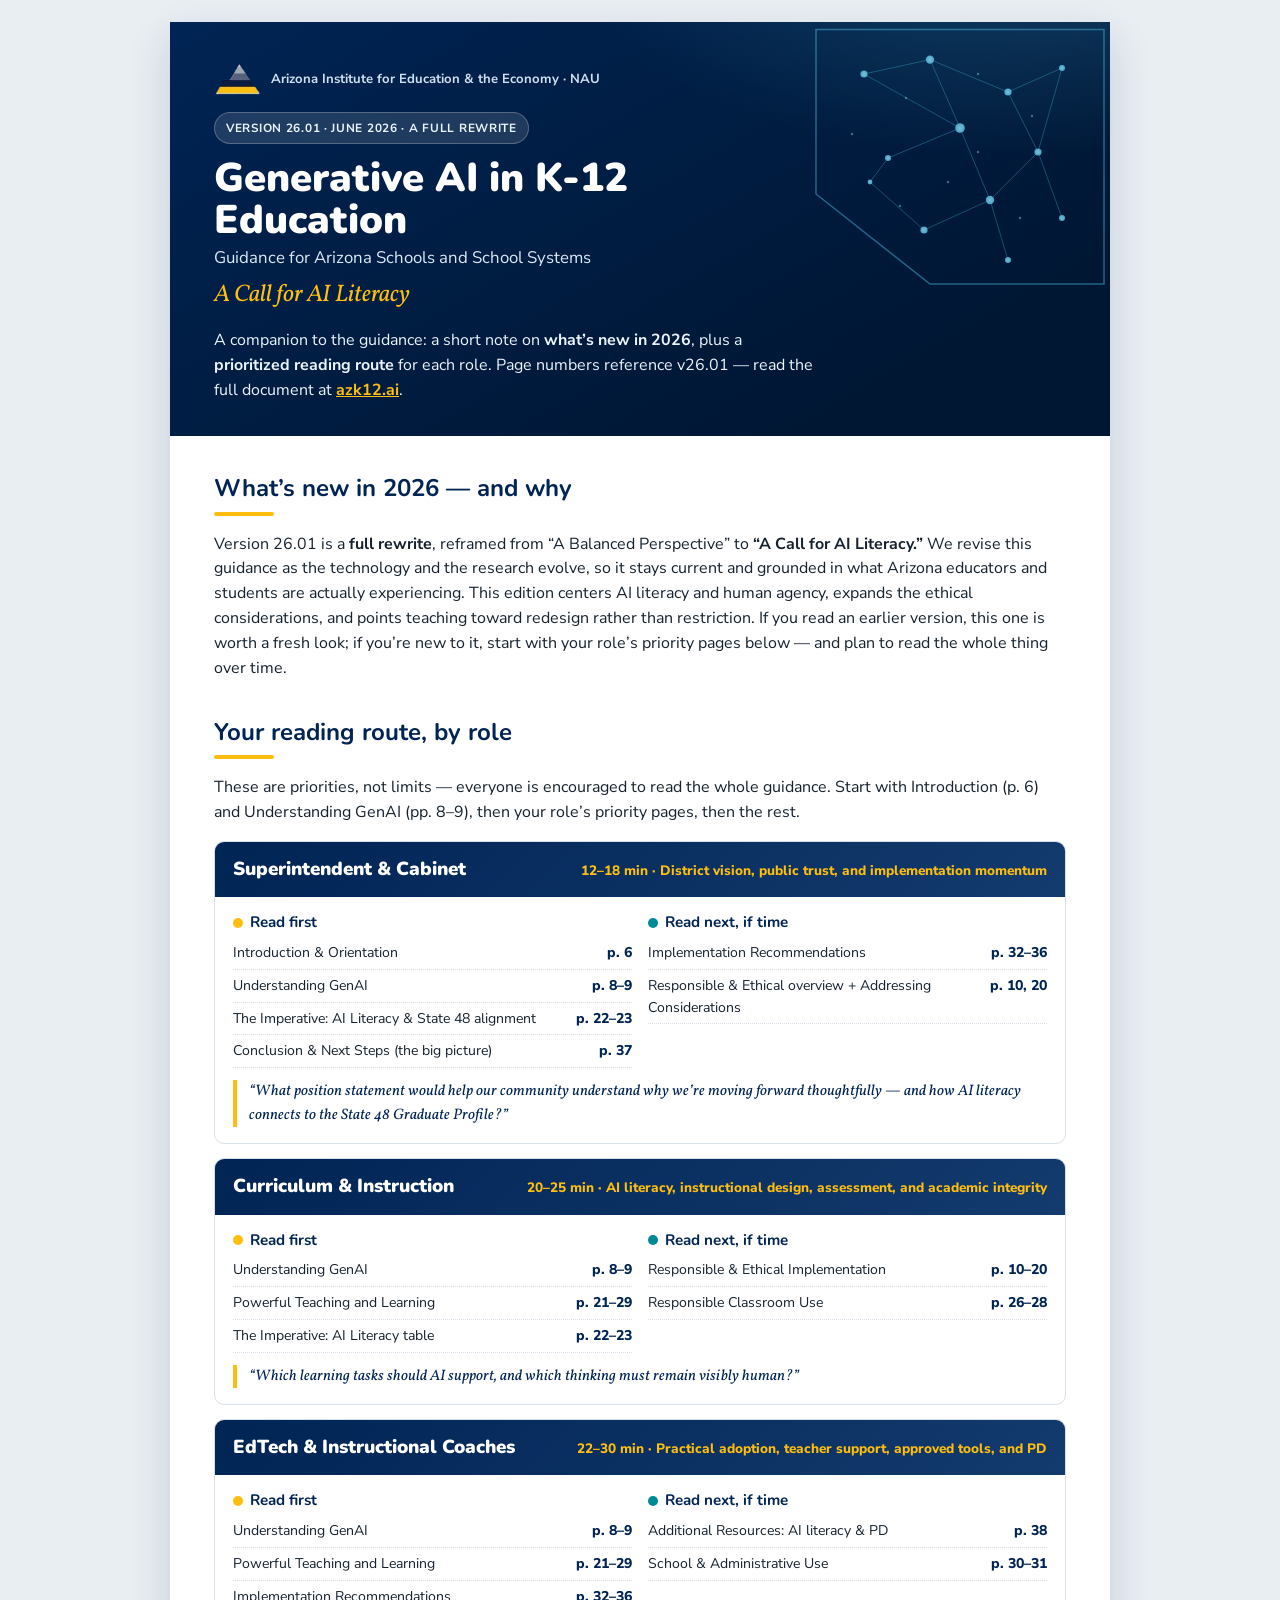
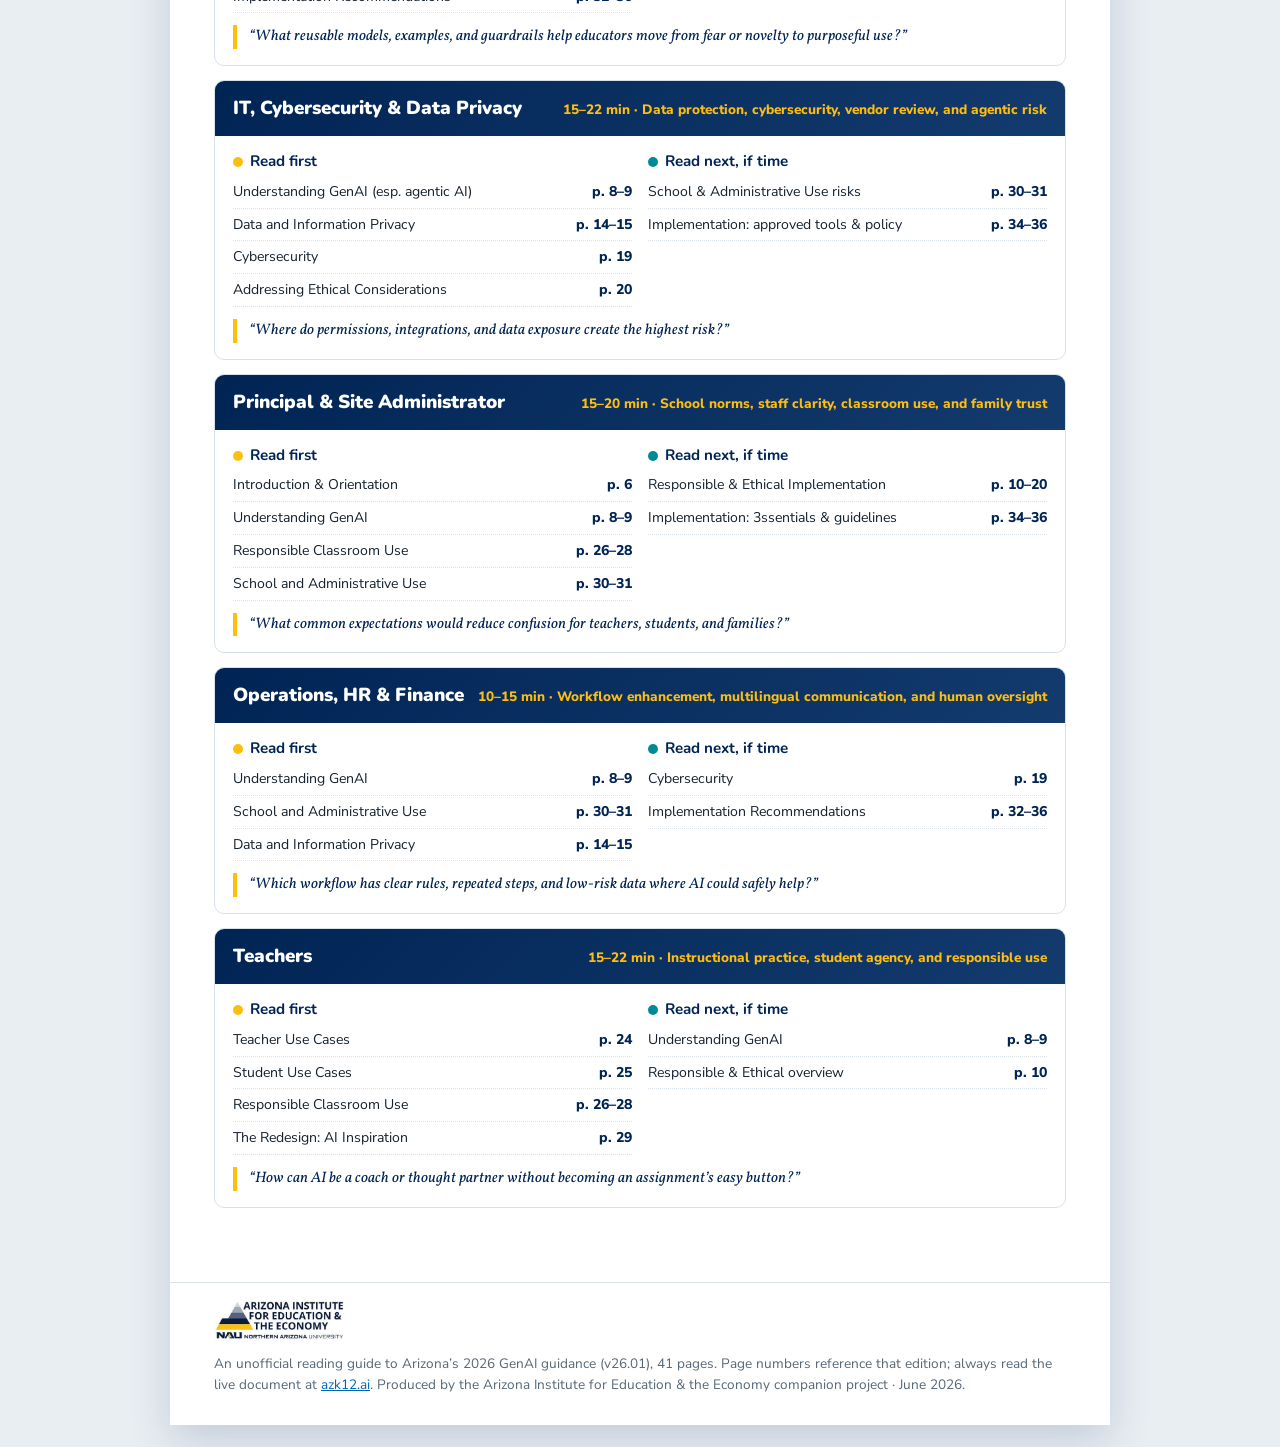
<file: doc.html>
<!doctype html>
<html lang="en">
<head>
  <meta charset="utf-8">
  <meta name="viewport" content="width=device-width, initial-scale=1">
  <link rel="icon" type="image/png" sizes="32x32" href="assets/favicon-32.png?v=2">
  <link rel="icon" type="image/png" sizes="180x180" href="assets/favicon.png?v=2">
  <link rel="apple-touch-icon" href="assets/favicon.png?v=2">
  <title>AZ GenAI Guidance 2026 — Reading Routes (one-pager)</title>
  <meta name="description" content="A printable companion to Arizona's 2026 GenAI K-12 guidance: what's new, plus prioritized role reading routes with page numbers.">
  <link rel="preconnect" href="https://fonts.googleapis.com">
  <link rel="preconnect" href="https://fonts.gstatic.com" crossorigin>
  <link href="https://fonts.googleapis.com/css2?family=Nunito:ital,wght@0,400;0,700;0,800;0,900;1,700&family=Nunito+Sans:ital,wght@0,400;0,600;0,700;1,400&family=Vollkorn:ital,wght@0,500;0,600;1,400;1,500;1,600&display=swap" rel="stylesheet">
  <link rel="stylesheet" href="styles.css">
  <style>
    /* Document-specific layout (shares tokens from styles.css). */
    body { background: #e9eef3; }
    .doc { max-width: 940px; margin: 22px auto; background: #fff; box-shadow: var(--shadow); }
    .doc-cover { position: relative; overflow: hidden; color: #fff; padding: 40px 44px 34px;
      background: radial-gradient(760px 360px at 90% -20%, rgba(84,199,236,.22), transparent 60%), linear-gradient(150deg, var(--navy), var(--navy-deep) 80%); }
    .doc-cover img { position: absolute; top: -20px; right: -30px; width: 360px; opacity: .8; }
    .doc-cover .kicker { display:inline-block; background: rgba(255,255,255,.12); border:1px solid rgba(255,255,255,.24); color:#eaf4fb; font-weight:700; font-size:.74rem; letter-spacing:.06em; text-transform:uppercase; padding:6px 11px; border-radius:999px; }
    .doc-brand { position: relative; display: flex; align-items: center; gap: 10px; margin-bottom: 16px; }
    .doc-brand img { position: static; top: auto; right: auto; width: auto; height: 34px; opacity: 1; }
    .doc-brand span { color: #cfe0ee; font-weight: 700; font-size: .82rem; }
    .doc-cover h1 { position: relative; font-size: 2.5rem; font-weight: 900; line-height: 1.03; margin: 14px 0 4px; max-width: 18ch; }
    .doc-cover .sub { color:#dbeaf6; margin: 0 0 6px; font-size: 1.05rem; }
    .doc-cover .tag { font-family: var(--font-serif); font-style: italic; color: var(--gold); font-size: 1.5rem; margin: 0 0 14px; }
    .doc-cover .what { position: relative; color:#eaf4fb; max-width: 60ch; margin: 0; }
    .doc-cover a { color: var(--gold); font-weight: 700; }
    .doc-body { padding: 28px 44px 40px; }
    .doc h2 { color: var(--navy); font-size: 1.5rem; margin: 6px 0 4px; }
    .doc h2 + .lead { color: var(--muted); margin: 0 0 18px; }
    .rule { height: 4px; width: 60px; background: var(--gold); border-radius: 4px; margin: 0 0 16px; }
    .doc-section { margin: 0 0 34px; }
    .changes2 { display: grid; grid-template-columns: 1fr 1fr; gap: 12px; }
    .c2 { border: 1px solid var(--line); border-radius: var(--radius-sm); padding: 13px 15px; break-inside: avoid; }
    .c2 .meta { display: flex; gap: 8px; align-items: center; margin-bottom: 7px; flex-wrap: wrap; }
    .c2 h3 { margin: 0 0 5px; color: var(--navy); font-size: 1.02rem; }
    .c2 p { margin: 0; font-size: .9rem; color: var(--ink); }
    .c2 .why { margin-top: 7px; font-size: .82rem; color: var(--muted); }
    .doc-role { border: 1px solid var(--line); border-radius: var(--radius); overflow: hidden; margin: 0 0 14px; break-inside: avoid; }
    .doc-role .rhead { background: linear-gradient(135deg, var(--navy), var(--navy-soft)); color: #fff; padding: 13px 18px; display: flex; justify-content: space-between; align-items: baseline; gap: 12px; flex-wrap: wrap; }
    .doc-role .rhead h3 { margin: 0; font-size: 1.18rem; font-weight: 900; }
    .doc-role .rhead .t { color: var(--gold); font-weight: 800; font-size: .85rem; white-space: nowrap; }
    .doc-role .rbody { padding: 14px 18px 16px; }
    .doc-role .cols { display: grid; grid-template-columns: 1fr 1fr; gap: 16px; }
    .doc-role h4 { margin: 0 0 7px; color: var(--navy); font-size: .95rem; display:flex; align-items:center; gap:7px; }
    .doc-role h4 .dot{ width:10px;height:10px;border-radius:50%; }
    .first .dot{ background: var(--gold);} .next .dot{ background: var(--teal);}
    .doc-role ul { margin: 0; padding: 0; list-style: none; display: grid; gap: 5px; }
    .doc-role li { font-size: .88rem; display:flex; justify-content:space-between; gap:10px; border-bottom:1px dotted var(--line); padding-bottom:5px; }
    .doc-role li .pp { color: var(--navy); font-weight: 800; white-space: nowrap; }
    .doc-role .pr { margin: 12px 0 0; font-family: var(--font-serif); font-style: italic; color: var(--navy); border-left: 4px solid var(--gold); padding-left: 12px; font-size: .95rem; }
    .doc-foot { border-top: 1px solid var(--line); padding: 16px 44px 30px; color: var(--muted); font-size: .85rem; }
    .doc-foot a { color: var(--blue); }
    @media (max-width: 720px){ .changes2, .doc-role .cols { grid-template-columns: 1fr; } .doc-cover, .doc-body, .doc-foot { padding-left: 22px; padding-right: 22px; } }
    @media print {
      @page { size: Letter; margin: 0.5in; }
      html, body { background: #fff; }
      .doc { margin: 0; max-width: none; box-shadow: none; }
      .doc-cover, .doc-role .rhead, .pagepill, .badge { -webkit-print-color-adjust: exact; print-color-adjust: exact; }
      .doc-section--routes { break-before: page; }
      /* CSS grid/multicol don't fragment reliably across print pages; single-column flows cleanly. */
      .changes2 { display: block; }
      .c2 { margin: 0 0 9px; padding: 11px 14px; }
      .doc-role, .c2 { break-inside: avoid; }
      .doc-role .cols { display: grid; grid-template-columns: 1fr 1fr; }
    }
  </style>
</head>
<body class="doc-page">
  <article class="doc">
    <header class="doc-cover">
      <img src="assets/arizona-constellation.svg" alt="">
      <div class="doc-brand"><img src="assets/aiee-mark.png" alt="Arizona Institute for Education and the Economy"><span>Arizona Institute for Education &amp; the Economy · NAU</span></div>
      <span class="kicker">Version 26.01 · June 2026 · a full rewrite</span>
      <h1>Generative AI in K-12 Education</h1>
      <p class="sub">Guidance for Arizona Schools and School Systems</p>
      <p class="tag">A Call for AI Literacy</p>
      <p class="what">A companion to the guidance: a short note on <b>what’s new in 2026</b>, plus a <b>prioritized reading route</b> for each role. Page numbers reference v26.01 — read the full document at <a id="cover-link" href="#" target="_blank" rel="noopener">azk12.ai</a>.</p>
    </header>

    <div class="doc-body">
      <section class="doc-section">
        <h2>What’s new in 2026 — and why</h2>
        <div class="rule"></div>
        <p>Version 26.01 is a <b>full rewrite</b>, reframed from “A Balanced Perspective” to <b>“A Call for AI Literacy.”</b> We revise this guidance as the technology and the research evolve, so it stays current and grounded in what Arizona educators and students are actually experiencing. This edition centers AI literacy and human agency, expands the ethical considerations, and points teaching toward redesign rather than restriction. If you read an earlier version, this one is worth a fresh look; if you’re new to it, start with your role’s priority pages below — and plan to read the whole thing over time.</p>
      </section>

      <section class="doc-section doc-section--routes">
        <h2>Your reading route, by role</h2>
        <div class="rule"></div>
        <p class="lead">These are priorities, not limits — everyone is encouraged to read the whole guidance. Start with Introduction (p. 6) and Understanding GenAI (pp. 8–9), then your role’s priority pages, then the rest.</p>
        <div id="d-roles"></div>
      </section>
    </div>

    <footer class="doc-foot">
      <img class="foot-logo" src="assets/aiee-logo-full.png" alt="Arizona Institute for Education and the Economy — Northern Arizona University">
      <span id="d-foot"></span>
    </footer>
  </article>

  <script src="data.js"></script>
  <script>
    (function () {
      var D = window.AZ_DATA, PDF = D.meta.pdfUrl;
      function esc(s){ return String(s).replace(/[&<>"]/g,function(c){return {'&':'&amp;','<':'&lt;','>':'&gt;','"':'&quot;'}[c];}); }
      document.getElementById('cover-link').href = PDF;

      function steps(items){ return '<ul>'+items.map(function(it){
        return '<li><span>'+esc(it.label)+'</span><span class="pp">p. '+esc(it.pages)+'</span></li>'; }).join('')+'</ul>'; }

      document.getElementById('d-roles').innerHTML = D.roles.map(function(r){
        return '<div class="doc-role"><div class="rhead"><h3>'+esc(r.role)+'</h3><span class="t">'+esc(r.time)+' · '+esc(r.priority)+'</span></div>'+
          '<div class="rbody"><div class="cols">'+
            '<div class="first"><h4><span class="dot"></span>Read first</h4>'+steps(r.readFirst)+'</div>'+
            '<div class="next"><h4><span class="dot"></span>Read next, if time</h4>'+steps(r.readNext)+'</div>'+
          '</div><p class="pr">“'+esc(r.prompt)+'”</p></div></div>';
      }).join('');

      document.getElementById('d-foot').innerHTML =
        'An unofficial reading guide to Arizona’s 2026 GenAI guidance (v26.01), '+esc(D.meta.pages)+' pages. '+
        'Page numbers reference that edition; always read the live document at '+
        '<a href="'+PDF+'" target="_blank" rel="noopener">azk12.ai</a>. Produced by the Arizona Institute for Education &amp; the Economy companion project · '+esc(D.meta.versionDate)+'.';
    })();
  </script>
</body>
</html>
</file>
<file: styles.css>
/* =============================================================================
   AZ GenAI Guidance Companion — design system
   Tokens, type, and components are drawn directly from the v26.01 guidance PDF.
   Exact brand values are in :root so a designer can re-skin in one place.
   See DESIGN.md for the full handoff notes.
   ============================================================================= */
:root {
  /* --- v26.01 brand colors (sampled from the PDF) --- */
  --navy:      #002454;
  --navy-deep: #001734;
  --navy-soft: #143b6e;
  --teal:      #008a95;
  --teal-deep: #0a6f78;
  --teal-bg:   #e5f3f4;   /* student-voice callout background */
  --gold:      #febe10;
  --gold-soft: #fff3cf;
  --orange:    #d96b00;
  --blue:      #0066b3;
  --green:     #007a33;
  --cream:     #fbf0e5;   /* warm callout background */

  /* --- neutrals --- */
  --ink:        #15222e;
  --muted:      #566776;
  --line:       #d8e1e9;
  --gray:       #d1d3d4;
  --surface:    #ffffff;
  --surface-soft:#f3f8fa;
  --page-bg:    #eef3f7;

  /* --- type --- */
  --font-sans: "Nunito Sans", "Nunito", system-ui, -apple-system, "Segoe UI", sans-serif;
  --font-display: "Nunito", system-ui, -apple-system, "Segoe UI", sans-serif;
  --font-serif: "Vollkorn", Georgia, "Times New Roman", serif;

  --radius: 10px;
  --radius-sm: 7px;
  --max: 1180px;
  --shadow: 0 16px 40px rgba(0, 36, 84, 0.16);
  --shadow-soft: 0 8px 22px rgba(0, 36, 84, 0.08);
}

* { box-sizing: border-box; }
html { scroll-behavior: smooth; }
body {
  margin: 0;
  font-family: var(--font-sans);
  color: var(--ink);
  background: var(--page-bg);
  line-height: 1.55;
  -webkit-font-smoothing: antialiased;
}
h1, h2, h3, h4 { font-family: var(--font-display); }
a { color: var(--blue); }
button, input, select, textarea { font: inherit; }
button { cursor: pointer; }
:focus-visible { outline: 3px solid var(--gold); outline-offset: 2px; border-radius: 4px; }
img, svg { max-width: 100%; }

/* ---------- HERO ---------- */
.hero {
  position: relative;
  overflow: hidden;
  color: #fff;
  background:
    radial-gradient(900px 420px at 88% -8%, rgba(84,199,236,0.20), transparent 60%),
    linear-gradient(150deg, var(--navy) 0%, var(--navy-deep) 78%);
  padding: 26px 18px 40px;
}
.hero__bg {
  position: absolute; top: -30px; right: -40px; width: min(560px, 60%);
  opacity: 0.85; pointer-events: none; filter: drop-shadow(0 0 24px rgba(84,199,236,0.25));
}
.hero__inner { position: relative; z-index: 1; max-width: var(--max); margin: 0 auto; }
.brand { display: flex; align-items: center; gap: 12px; margin-bottom: 30px; }
.brand img { width: 44px; height: auto; }
.brand b { display: block; font-family: var(--font-display); font-weight: 800; font-size: 0.95rem; letter-spacing: .01em; }
.brand span { display: block; color: #b9d7ea; font-size: 0.78rem; }
.hero h1 {
  font-weight: 900; line-height: 1.02; margin: 0 0 6px;
  font-size: clamp(1.9rem, 4.4vw, 3.4rem); max-width: 16ch;
}
.hero .subtitle { color: #dbeaf6; font-size: clamp(1rem, 1.6vw, 1.2rem); margin: 0 0 10px; max-width: 48ch; }
.hero .tagline {
  font-family: var(--font-serif); font-style: italic; color: var(--gold);
  font-size: clamp(1.3rem, 2.4vw, 1.9rem); margin: 0 0 18px;
}
.hero .kicker {
  display: inline-block; background: rgba(255,255,255,.12); border: 1px solid rgba(255,255,255,.22);
  color: #eaf4fb; font-weight: 700; font-size: .78rem; letter-spacing: .06em; text-transform: uppercase;
  padding: 6px 11px; border-radius: 999px; margin-bottom: 16px;
}
.hero__lead { display: grid; grid-template-columns: minmax(0,1.15fr) minmax(280px,.85fr); gap: 32px; align-items: end; }
.hero p.lede { color: #d8e9f4; max-width: 60ch; margin: 0 0 18px; }
.hero-actions { display: flex; flex-wrap: wrap; gap: 10px; }
.btn {
  border: 0; border-radius: var(--radius-sm); min-height: 44px; padding: 11px 16px;
  display: inline-flex; align-items: center; gap: 8px; font-weight: 800; font-size: .95rem; text-decoration: none;
}
.btn--gold { background: var(--gold); color: #1c2a16; box-shadow: 0 10px 22px rgba(0,0,0,.22); }
.btn--ghost { background: rgba(255,255,255,.10); color: #fff; border: 1px solid rgba(255,255,255,.28); }
.btn:hover { transform: translateY(-1px); }

.stats { display: grid; grid-template-columns: 1fr 1fr; gap: 10px; }
.stat { background: rgba(255,255,255,.10); border: 1px solid rgba(255,255,255,.18); border-radius: var(--radius); padding: 14px 16px; backdrop-filter: blur(8px); }
.stat b { display: block; font-family: var(--font-display); font-weight: 900; font-size: 1.7rem; color: var(--gold); line-height: 1; }
.stat span { display: block; color: #dcebf5; font-size: .82rem; margin-top: 6px; }

/* ---------- NAV ---------- */
.nav { position: sticky; top: 0; z-index: 20; background: #fff; border-bottom: 1px solid var(--line); box-shadow: var(--shadow-soft); }
.nav__inner { max-width: var(--max); margin: 0 auto; padding: 10px 18px; display: grid; grid-template-columns: 1fr minmax(220px, 360px); gap: 14px; align-items: center; }
.tabs { display: flex; gap: 7px; flex-wrap: wrap; }
.tab {
  border: 1px solid var(--line); background: var(--surface-soft); color: var(--navy);
  border-radius: 999px; padding: 9px 14px; font-weight: 800; font-size: .9rem;
}
.tab[aria-selected="true"] { background: var(--navy); color: #fff; border-color: var(--navy); }
.tab:hover { border-color: var(--teal); }
.search { position: relative; }
.search svg { position: absolute; left: 12px; top: 50%; transform: translateY(-50%); color: var(--muted); }
.search input { width: 100%; min-height: 44px; border: 1px solid var(--line); border-radius: 999px; padding: 10px 14px 10px 38px; background: #fff; color: var(--ink); }

/* ---------- LAYOUT ---------- */
main { max-width: var(--max); margin: 0 auto; padding: 26px 18px 60px; }
.panel { display: none; animation: fade .25s ease; }
.panel.is-active { display: block; }
@keyframes fade { from { opacity: 0; transform: translateY(4px);} to { opacity: 1; transform: none; } }
.panel-head { margin: 4px 0 20px; }
.panel-head h2 { color: var(--navy); margin: 0 0 6px; font-size: clamp(1.5rem, 2.6vw, 2.1rem); }
.panel-head p { color: var(--muted); margin: 0; max-width: 70ch; }

/* shared "start here" strip */
.starthere {
  display: flex; flex-wrap: wrap; align-items: center; gap: 10px;
  background: var(--teal-bg); border: 1px solid #bfe3e6; border-left: 6px solid var(--teal);
  border-radius: var(--radius); padding: 12px 16px; margin: 0 0 22px; color: var(--navy);
}
.starthere b { font-family: var(--font-display); }

/* ---------- PAGE PILL / BADGES ---------- */
.pagepill {
  display: inline-flex; align-items: center; gap: 5px; text-decoration: none;
  background: var(--navy); color: #fff; border-radius: 999px; padding: 3px 10px;
  font-weight: 800; font-size: .76rem; white-space: nowrap;
  border: 0; cursor: pointer; font-family: inherit; line-height: 1.5;
}
.pagepill:hover { background: var(--teal); }
.pagepill::before { content: "p"; font-weight: 900; opacity: .7; }
.badge { display: inline-block; border-radius: 999px; padding: 4px 9px; font-size: .72rem; font-weight: 800; letter-spacing: .03em; text-transform: uppercase; }
.badge--new { background: var(--gold-soft); color: var(--orange); }
.badge--tag { background: var(--teal-bg); color: var(--teal-deep); }

/* ---------- READING ROUTES ---------- */
.routes { display: grid; grid-template-columns: 250px minmax(0,1fr); gap: 20px; align-items: start; }
.rolemenu { display: grid; gap: 8px; position: sticky; top: 80px; }
.rolebtn { text-align: left; border: 1px solid var(--line); background: #fff; border-radius: var(--radius-sm); padding: 12px 14px; font-weight: 800; color: var(--navy); display: grid; gap: 2px; }
.rolebtn small { font-weight: 600; color: var(--muted); font-size: .76rem; }
.rolebtn[aria-pressed="true"] { background: var(--navy); color: #fff; border-color: var(--navy); }
.rolebtn[aria-pressed="true"] small { color: #b9d7ea; }
.rolebtn:hover { border-color: var(--teal); }

.roledetail { background: #fff; border: 1px solid var(--line); border-radius: var(--radius); overflow: hidden; box-shadow: var(--shadow-soft); }
.role-banner {
  position: relative; overflow: hidden; color: #fff; padding: 22px 24px;
  background: radial-gradient(420px 200px at 92% -20%, rgba(84,199,236,.22), transparent 60%), linear-gradient(135deg, var(--navy), var(--navy-soft));
}
.role-banner .dots { position: absolute; inset: 0; opacity: .5;
  background-image: radial-gradient(rgba(255,255,255,.18) 1.2px, transparent 1.3px); background-size: 16px 16px;
  -webkit-mask-image: linear-gradient(to left, #000, transparent 55%); mask-image: linear-gradient(to left, #000, transparent 55%); }
.role-banner h3 { position: relative; margin: 0 0 4px; font-size: clamp(1.4rem,2.4vw,1.9rem); font-weight: 900; }
.role-banner p { position: relative; margin: 0; color: #dbeaf6; }
.role-meta { position: relative; display: flex; flex-wrap: wrap; gap: 8px; margin-top: 12px; }
.chip { background: rgba(255,255,255,.14); border: 1px solid rgba(255,255,255,.22); border-radius: 999px; padding: 5px 11px; font-size: .8rem; font-weight: 700; }
.chip b { color: var(--gold); }

.role-body { padding: 22px 24px 26px; }
.route-cols { display: grid; grid-template-columns: 1fr 1fr; gap: 18px; }
.route-col h4 { color: var(--navy); margin: 0 0 10px; display: flex; align-items: center; gap: 8px; font-size: 1.05rem; }
.route-col h4 .dot { width: 12px; height: 12px; border-radius: 50%; flex: 0 0 auto; }
.route-col--first .dot { background: var(--gold); }
.route-col--next .dot { background: var(--teal); }
.route-list { list-style: none; margin: 0; padding: 0; display: grid; gap: 9px; counter-reset: step; }
.route-list li { display: flex; gap: 11px; align-items: flex-start; background: var(--surface-soft); border: 1px solid var(--line); border-radius: var(--radius-sm); padding: 11px 12px; }
.route-list li::before { counter-increment: step; content: counter(step); flex: 0 0 auto; width: 24px; height: 24px; border-radius: 50%; background: var(--navy); color: #fff; font-weight: 900; font-size: .8rem; display: grid; place-items: center; }
.route-col--next .route-list li::before { background: var(--teal); }
.route-list .rl-label { font-weight: 700; color: var(--ink); line-height: 1.3; }
.route-list .rl-row { display: flex; justify-content: space-between; gap: 10px; align-items: center; width: 100%; }

.prompt {
  margin: 20px 0 0; padding: 16px 18px 16px 52px; position: relative;
  background: #fff; border: 1px solid var(--line); border-left: 5px solid var(--gold); border-radius: 0 var(--radius) var(--radius) 0;
  font-family: var(--font-serif); font-style: italic; font-size: 1.08rem; color: var(--navy);
}
.prompt::before { content: "\201C"; position: absolute; left: 12px; top: 2px; font-family: var(--font-serif); font-size: 2.8rem; color: var(--gold); line-height: 1; }
.prompt b { display: block; font-family: var(--font-sans); font-style: normal; font-size: .72rem; letter-spacing: .08em; text-transform: uppercase; color: var(--teal-deep); margin-bottom: 4px; }
.teaser { margin-top: 16px; background: var(--cream); border: 1px solid #f0dcc4; border-radius: var(--radius); padding: 14px 16px; }
.teaser h4 { margin: 0 0 6px; color: var(--orange); font-size: .76rem; letter-spacing: .07em; text-transform: uppercase; }
.teaser p { margin: 0; color: #4a3a28; }
.copybtn { margin-top: 10px; border: 1px solid var(--orange); background: #fff; color: var(--orange); border-radius: 999px; padding: 7px 14px; font-weight: 800; font-size: .82rem; }
.copybtn:hover { background: var(--orange); color: #fff; }

/* "Short on time? Watch / Listen" */
.media-block { margin: 0 0 18px; background: linear-gradient(135deg, #fff7e6, #ffffff); border: 1px solid #f0dcc4; border-left: 5px solid var(--gold); border-radius: var(--radius); padding: 14px 16px; }
.media-block.media-soon { color: #6b5836; }
.media-head { color: var(--navy); margin-bottom: 10px; }
.media-btns { display: flex; flex-wrap: wrap; gap: 10px; }
.media-btn { border: 0; border-radius: 999px; padding: 10px 16px; font-weight: 800; font-size: .92rem; background: var(--navy); color: #fff; cursor: pointer; }
.media-btn:hover { background: var(--teal); }
.media-note { margin-top: 8px; font-size: .8rem; color: var(--muted); font-style: italic; }
.media-embed { margin-top: 12px; }
.embed-frame { width: 100%; aspect-ratio: 16 / 9; border: 0; border-radius: var(--radius); background: #000; }

/* ---------- WHAT CHANGED ---------- */
.filterbar { display: flex; flex-wrap: wrap; gap: 8px; margin: 0 0 18px; align-items: center; }
.fchip { border: 1px solid var(--line); background: #fff; color: var(--navy); border-radius: 999px; padding: 7px 13px; font-weight: 700; font-size: .85rem; }
.fchip[aria-pressed="true"] { background: var(--teal); color: #fff; border-color: var(--teal); }
.count { margin-left: auto; color: var(--muted); font-weight: 700; font-size: .85rem; }
.change-grid { display: grid; gap: 14px; }
.change {
  background: #fff; border: 1px solid var(--line); border-radius: var(--radius); padding: 18px 20px;
  display: grid; grid-template-columns: 150px minmax(0,1fr); gap: 20px; box-shadow: var(--shadow-soft);
}
.change__side { border-right: 1px solid var(--line); padding-right: 16px; }
.change__side .badge--tag { margin-bottom: 10px; }
.change__side .pagepill { background: var(--teal); }
.change h3 { margin: 0 0 8px; color: var(--navy); font-size: 1.12rem; }
.change p { margin: 0 0 10px; color: var(--ink); }
.change .why { margin: 0; color: var(--muted); font-size: .92rem; padding-top: 10px; border-top: 1px dashed var(--line); }
.change .why b { color: var(--teal-deep); }

/* ---------- EXPLORE SECTIONS ---------- */
.chapter { margin: 0 0 22px; }
.chapter > h3 {
  position: relative; overflow: hidden; color: #fff; margin: 0 0 12px; border-radius: var(--radius);
  padding: 13px 18px; font-size: 1.1rem; background: linear-gradient(135deg, var(--navy), var(--navy-soft));
}
.chapter > h3 .dots { position: absolute; inset: 0; opacity: .5; background-image: radial-gradient(rgba(255,255,255,.18) 1.2px, transparent 1.3px); background-size: 15px 15px; -webkit-mask-image: linear-gradient(to left,#000,transparent 60%); mask-image: linear-gradient(to left,#000,transparent 60%); }
.sec-grid { display: grid; grid-template-columns: repeat(2, minmax(0,1fr)); gap: 12px; }
.sec {
  background: #fff; border: 1px solid var(--line); border-radius: var(--radius-sm); padding: 14px 16px;
  display: grid; gap: 7px; box-shadow: var(--shadow-soft);
}
.sec.is-sub { border-left: 4px solid var(--teal); }
.sec__top { display: flex; justify-content: space-between; gap: 10px; align-items: flex-start; }
.sec h4 { margin: 0; color: var(--navy); font-size: 1rem; }
.sec p { margin: 0; color: var(--muted); font-size: .9rem; }
.sec .roles-line { font-size: .76rem; color: var(--teal-deep); font-weight: 700; }
.sec .badge--new { justify-self: start; }

/* consideration badge (gold numbered) for the 8 ethical considerations */
.cbadge { flex: 0 0 auto; width: 30px; height: 30px; border-radius: 8px; background: var(--gold); color: #3a2c00; font-family: var(--font-display); font-weight: 900; display: grid; place-items: center; font-size: .95rem; }

/* ---------- SHARE KIT ---------- */
.announce { background: linear-gradient(135deg, var(--teal-bg), #fff); border: 1px solid #bfe3e6; border-radius: var(--radius); padding: 18px 20px; margin: 0 0 18px; }
.announce h3 { margin: 0 0 8px; color: var(--navy); }
.announce p { margin: 0 0 12px; color: var(--ink); }
.share-grid { display: grid; grid-template-columns: repeat(2, minmax(0,1fr)); gap: 14px; }
.sharecard { background: #fff; border: 1px solid var(--line); border-radius: var(--radius); padding: 16px 18px; box-shadow: var(--shadow-soft); display: grid; gap: 8px; }
.sharecard h4 { margin: 0; color: var(--navy); }
.sharecard .audience { color: var(--muted); font-size: .85rem; }
.sharecard p { margin: 0; color: var(--ink); font-size: .92rem; }

/* ---------- PULL QUOTE / STUDENT VOICE (shared design accents) ---------- */
.pullquote { font-family: var(--font-serif); font-style: italic; color: var(--navy); font-size: 1.15rem; border-left: 5px solid var(--gold); padding: 6px 0 6px 18px; margin: 18px 0; }
.pullquote cite { display: block; font-family: var(--font-sans); font-style: normal; font-size: .8rem; color: var(--muted); margin-top: 6px; }

/* ---------- FOOTER ---------- */
.foot { max-width: var(--max); margin: 0 auto; padding: 22px 18px 40px; color: var(--muted); font-size: .86rem; border-top: 1px solid var(--line); }
.foot a { color: var(--blue); }
/* official AIEE lockup (white-bg JPEG) — multiply drops the white box on light footers */
.foot-logo { height: 42px; width: auto; max-width: 260px; display: block; margin: 0 0 12px; mix-blend-mode: multiply; }
.empty { text-align: center; color: var(--muted); padding: 30px; background: #fff; border: 1px dashed var(--line); border-radius: var(--radius); }
.hidden { display: none !important; }

/* ---------- RESPONSIVE ---------- */
@media (max-width: 920px) {
  .hero__lead { grid-template-columns: 1fr; }
  .nav__inner { grid-template-columns: 1fr; }
  .routes { grid-template-columns: 1fr; }
  .rolemenu { position: static; grid-template-columns: repeat(2, 1fr); }
  .route-cols, .share-grid, .sec-grid { grid-template-columns: 1fr; }
  .change { grid-template-columns: 1fr; }
  .change__side { border-right: 0; border-bottom: 1px solid var(--line); padding-right: 0; padding-bottom: 12px; display: flex; gap: 12px; align-items: center; }
  .change__side .badge--tag { margin-bottom: 0; }
}
@media (max-width: 560px) {
  .stats { grid-template-columns: 1fr; }
  .rolemenu { grid-template-columns: 1fr; }
  .tabs { width: 100%; }
  .tab { flex: 1 1 auto; justify-content: center; }
}

/* embed mode: no sticky chrome inside an iframe */
body.embed .nav { position: static; box-shadow: none; }
body.embed .rolemenu { position: static; }

@media (prefers-reduced-motion: reduce) {
  * { animation: none !important; transition: none !important; scroll-behavior: auto !important; }
}

/* ---------- PRINT (base; doc.html adds more) ---------- */
@media print {
  body { background: #fff; }
  .nav, .hero-actions, .copybtn { display: none !important; }
  .change, .sec, .sharecard, .roledetail { box-shadow: none; break-inside: avoid; }
  .gate { display: none !important; }
}

/* ---------- ACCESS GATE ---------- */
.gate { position: fixed; inset: 0; z-index: 2000; display: flex; align-items: center; justify-content: center; padding: 20px;
  background: radial-gradient(900px 500px at 80% -10%, rgba(84,199,236,.18), transparent 60%), linear-gradient(150deg, var(--navy), var(--navy-deep) 80%); }
html.unlocked .gate, body.unlocked .gate, .gate[hidden] { display: none !important; }
.gate-card { background: #fff; border-radius: var(--radius); padding: 28px 26px; width: 100%; max-width: 390px; text-align: center; box-shadow: var(--shadow); }
.gate-card img { height: 46px; width: auto; margin-bottom: 12px; }
.gate-card h2 { margin: 0 0 6px; color: var(--navy); }
.gate-card p { margin: 0 0 14px; color: var(--muted); font-size: .93rem; }
#gate-form { display: flex; gap: 8px; }
#gate-pw { flex: 1; min-height: 44px; border: 1px solid var(--line); border-radius: var(--radius-sm); padding: 10px 12px; }
.gate-err { color: #bd3a3a; font-weight: 700; margin-top: 12px !important; }
.gate-note { font-size: .78rem; color: var(--muted); margin: 14px 0 0 !important; }

/* ---------- READER ---------- */
.reader-toolbar { display: flex; flex-wrap: wrap; gap: 12px; align-items: center; margin: 0 0 16px; }
.reader-rolepick { font-weight: 800; color: var(--navy); display: flex; gap: 8px; align-items: center; }
.reader-rolepick select { min-height: 40px; border: 1px solid var(--line); border-radius: var(--radius-sm); padding: 8px 10px; background: #fff; color: var(--ink); font-weight: 600; }
.mini-btn { border: 1px solid var(--line); background: #fff; color: var(--navy); border-radius: 999px; padding: 8px 14px; font-weight: 800; font-size: .85rem; }
.mini-btn:hover { border-color: var(--teal); }
.reader-status { color: var(--muted); font-size: .9rem; }
.reader-pages { display: grid; gap: 14px; max-width: 900px; margin: 0 auto; }
.rec-head { display: flex; align-items: center; gap: 8px; color: var(--navy); font-family: var(--font-display); font-weight: 800; background: var(--teal-bg); border: 1px solid #bfe3e6; border-left: 6px solid var(--teal); border-radius: var(--radius-sm); padding: 9px 14px; }
.rec-head .rec-dot { width: 10px; height: 10px; border-radius: 50%; background: var(--gold); flex: 0 0 auto; }
.reader-page { background: #fff; border: 1px solid var(--line); border-radius: 6px; overflow: hidden; box-shadow: var(--shadow-soft); position: relative; }
.reader-page img { display: block; width: 100%; height: auto; }
.reader-skeleton { display: grid; place-items: center; min-height: 220px; color: var(--muted); font-weight: 700;
  background: repeating-linear-gradient(45deg,#f3f8fa,#f3f8fa 12px,#eef4f8 12px,#eef4f8 24px); }
.reader-pagenum { position: absolute; right: 8px; bottom: 8px; background: rgba(0,36,84,.82); color: #fff; font-size: .72rem; font-weight: 800; padding: 2px 8px; border-radius: 999px; }
.reveal-btn { width: 100%; text-align: left; display: flex; align-items: center; gap: 10px; background: var(--surface-soft); border: 1px dashed var(--line); border-radius: var(--radius-sm); padding: 11px 14px; color: var(--navy); font-weight: 800; }
.reveal-btn small { color: var(--muted); font-weight: 600; margin-left: auto; }
.reveal-btn:hover { border-color: var(--teal); color: var(--teal-deep); }
.reveal-chev { transition: transform .15s ease; display: inline-block; }
.reader-collapsed[data-open="1"] .reveal-chev { transform: rotate(90deg); }
.reveal-target { display: grid; gap: 14px; margin-top: 14px; }
.reveal-target[hidden] { display: none; }
</file>
